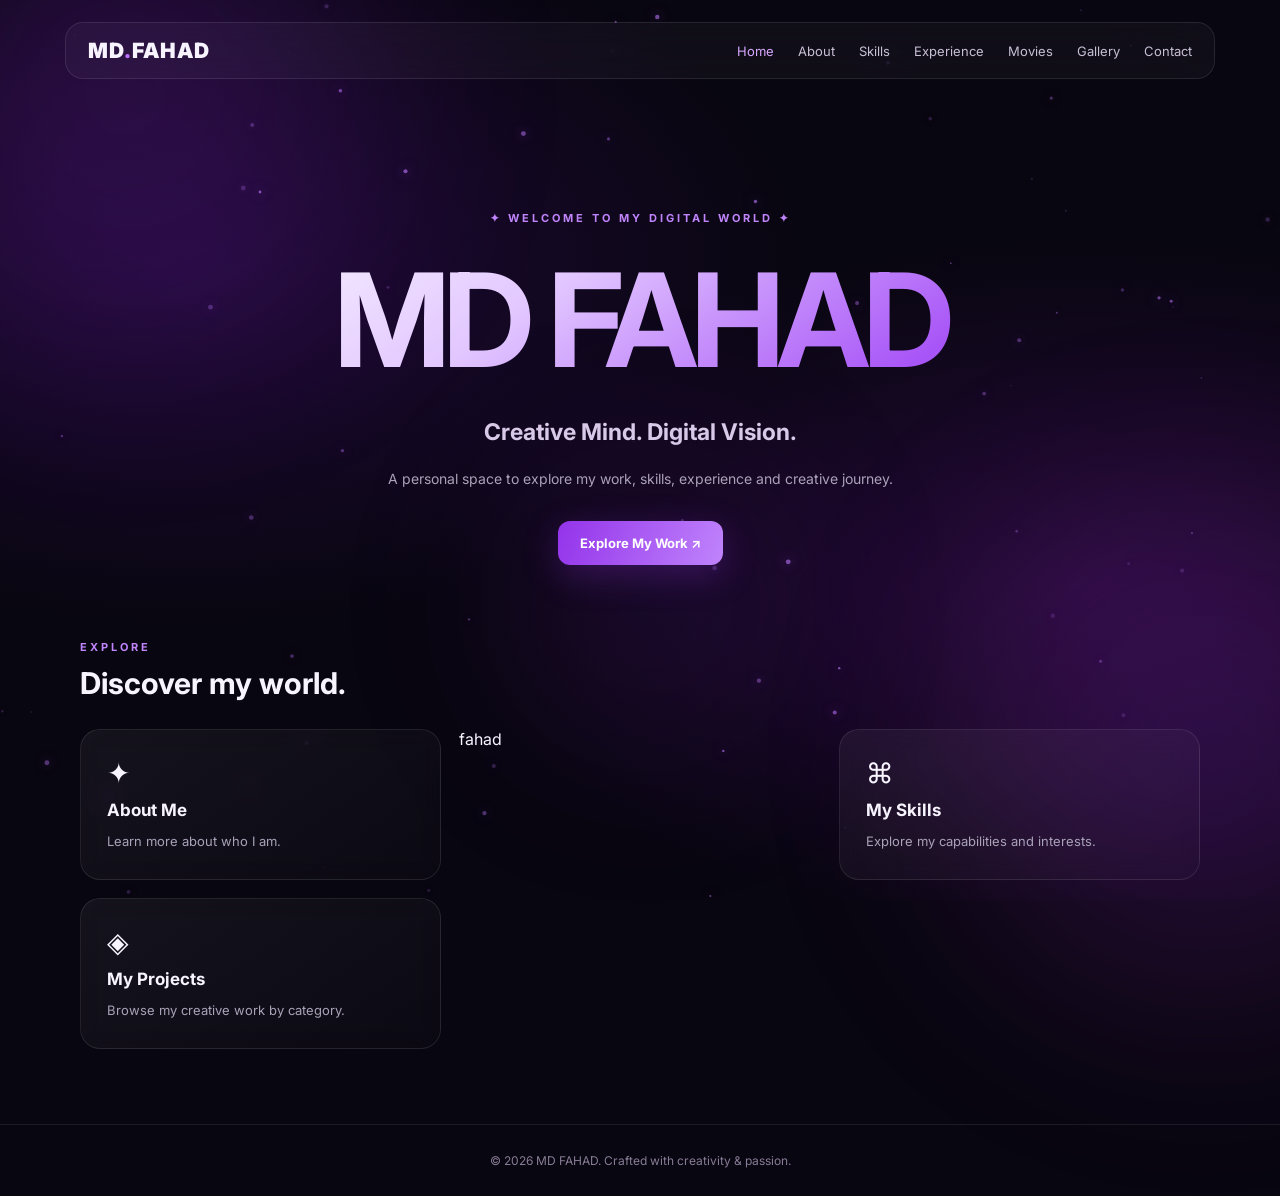
<file: index.html>
<!DOCTYPE html><html lang="en"><head><meta charset="UTF-8"><meta name="viewport" content="width=device-width, initial-scale=1.0"><title>Home | MD Fahad</title><link rel="stylesheet" href="style.css"></head><body><div class="background-glow"></div><div class="smoke one"></div><div class="smoke two"></div><div class="smoke three"></div><canvas id="particles"></canvas>
<nav>
 <a class="logo" href="index.html">MD<span>.</span>FAHAD</a>
 <button class="menu-btn" aria-label="Open navigation">☰</button>
 <div class="nav-links">
  <a href="index.html" data-page="index.html">Home</a>
  <a href="about.html" data-page="about.html">About</a>
  <a href="skills.html" data-page="skills.html">Skills</a>
  <a href="experience.html" data-page="experience.html">Experience</a>
  <a href="projects.html" data-page="projects.html">Movies</a>
  <a href="gallery.html" data-page="gallery.html">Gallery</a>
  <a href="contact.html" data-page="contact.html">Contact</a>
 </div>
</nav>
<main>
<section class="page-hero reveal" style="text-align:center;padding-top:110px">
 <div class="eyebrow">✦ WELCOME TO MY DIGITAL WORLD ✦</div>
 <h1 style="font-size:clamp(65px,12vw,130px);letter-spacing:-7px;background:linear-gradient(145deg,#fff 5%,#e2c7ff 40%,#a855f7 75%);-webkit-background-clip:text;color:transparent">MD FAHAD</h1>
 <h2 style="font-size:23px;margin:20px 0;color:#d8c9e9">Creative Mind. Digital Vision.</h2>
 <p class="muted" style="margin:0 auto 28px">A personal space to explore my work, skills, experience and creative journey.</p>
 <a class="btn" href="projects.html">Explore My Work ↗</a>
</section>
<section class="reveal"><div class="section-title"><small>EXPLORE</small><h2>Discover my world.</h2></div><div class="grid">
 <a class="card" href="about.html"><div class="icon">✦</div><h3>About Me</h3><p>Learn more about who I am.</p></a> fahad
 <a class="card" href="skills.html"><div class="icon">⌘</div><h3>My Skills</h3><p>Explore my capabilities and interests.</p></a>
 <a class="card" href="projects.html"><div class="icon">◈</div><h3>My Projects</h3><p>Browse my creative work by category.</p></a>
</div></section>
</main><footer>© 2026 MD FAHAD. Crafted with creativity & passion.</footer><script src="script.js"></script><script>document.querySelectorAll('.nav-links a').forEach(a=>{if(a.dataset.page===location.pathname.split('/').pop()||(!location.pathname.split('/').pop()&&a.dataset.page==='index.html'))a.classList.add('active')});</script></body></html>
</file>
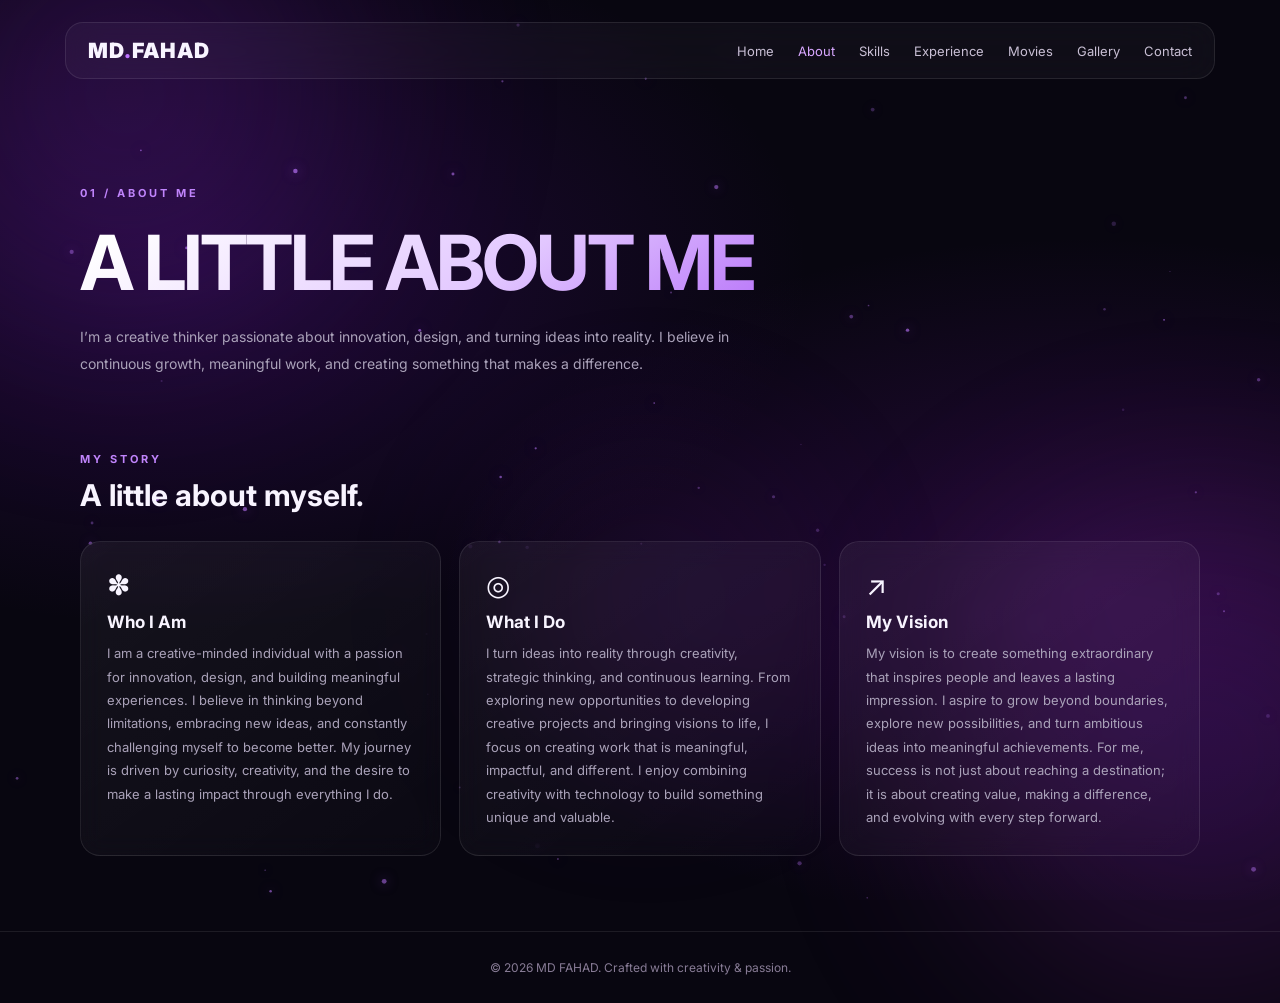
<file: about.html>
<!DOCTYPE html><html lang="en"><head><meta charset="UTF-8"><meta name="viewport" content="width=device-width, initial-scale=1.0"><title>About Me | MD Fahad</title><link rel="stylesheet" href="style.css"></head><body><div class="background-glow"></div><div class="smoke one"></div><div class="smoke two"></div><div class="smoke three"></div><canvas id="particles"></canvas>
<nav>
 <a class="logo" href="index.html">MD<span>.</span>FAHAD</a>
 <button class="menu-btn" aria-label="Open navigation">☰</button>
 <div class="nav-links">
  <a href="index.html" data-page="index.html">Home</a>
  <a href="about.html" data-page="about.html">About</a>
  <a href="skills.html" data-page="skills.html">Skills</a>
  <a href="experience.html" data-page="experience.html">Experience</a>
  <a href="projects.html" data-page="projects.html">Movies</a>
  <a href="gallery.html" data-page="gallery.html">Gallery</a>
  <a href="contact.html" data-page="contact.html">Contact</a>
 </div>
</nav>
<main>
<section class="page-hero reveal"><div class="eyebrow">01 / ABOUT ME</div><h1>A LITTLE ABOUT ME</h1><p>I’m a creative thinker passionate about innovation, design, and turning ideas into reality. I believe in continuous growth, meaningful work, and creating something that makes a difference.</p></section>
<section class="reveal"><div class="section-title"><small>MY STORY</small><h2>A little about myself.</h2></div><div class="grid">
 <div class="card"><div class="icon">✽</div><h3>Who I Am</h3><p> I am a creative-minded individual with a passion for innovation, design, and building meaningful experiences. I believe in thinking beyond limitations, embracing new ideas, and constantly challenging myself to become better. My journey is driven by curiosity, creativity, and the desire to make a lasting impact through everything I do.</p></div>
 <div class="card"><div class="icon">◎</div><h3>What I Do</h3><p>I turn ideas into reality through creativity, strategic thinking, and continuous learning. From exploring new opportunities to developing creative projects and bringing visions to life, I focus on creating work that is meaningful, impactful, and different. I enjoy combining creativity with technology to build something unique and valuable.</p></div>
 <div class="card"><div class="icon">↗</div><h3>My Vision</h3><p>My vision is to create something extraordinary that inspires people and leaves a lasting impression. I aspire to grow beyond boundaries, explore new possibilities, and turn ambitious ideas into meaningful achievements. For me, success is not just about reaching a destination; it is about creating value, making a difference, and evolving with every step forward.</p></div> 
</div></section>
</main><footer>© 2026 MD FAHAD. Crafted with creativity & passion.</footer><script src="script.js"></script><script>document.querySelectorAll('.nav-links a').forEach(a=>{if(a.dataset.page===location.pathname.split('/').pop()||(!location.pathname.split('/').pop()&&a.dataset.page==='index.html'))a.classList.add('active')});</script></body></html>
</file>
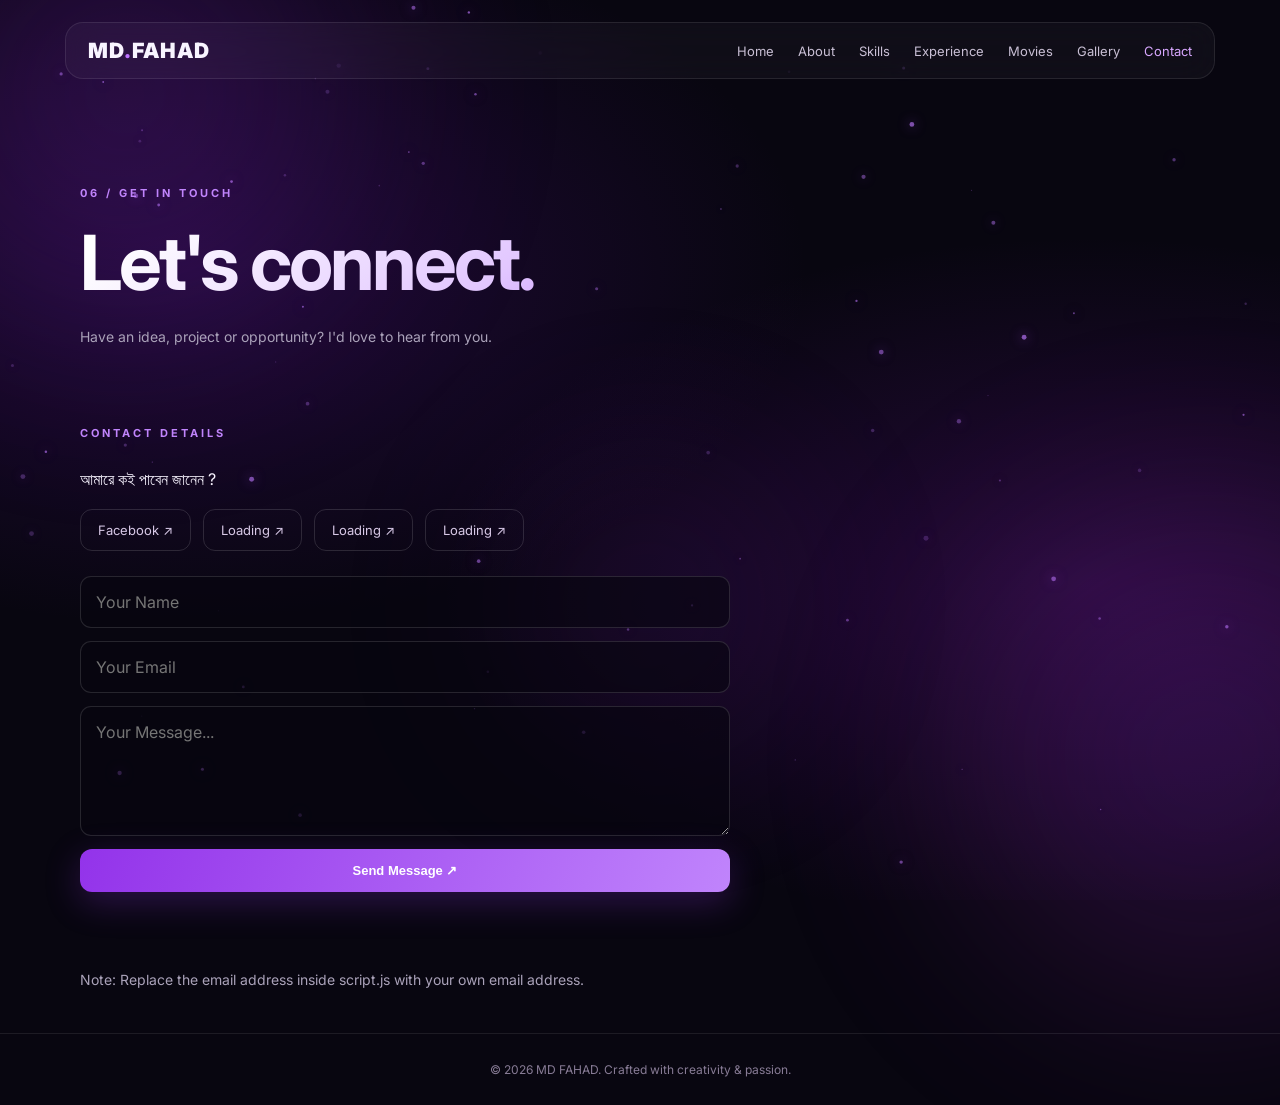
<file: contact.html>
<!DOCTYPE html><html lang="en"><head><meta charset="UTF-8"><meta name="viewport" content="width=device-width, initial-scale=1.0"><title>Contact | MD Fahad</title><link rel="stylesheet" href="style.css"></head><body><div class="background-glow"></div><div class="smoke one"></div><div class="smoke two"></div><div class="smoke three"></div><canvas id="particles"></canvas>
<nav>
 <a class="logo" href="index.html">MD<span>.</span>FAHAD</a>
 <button class="menu-btn" aria-label="Open navigation">☰</button>
 <div class="nav-links">
  <a href="index.html" data-page="index.html">Home</a>
  <a href="about.html" data-page="about.html">About</a>
  <a href="skills.html" data-page="skills.html">Skills</a>
  <a href="experience.html" data-page="experience.html">Experience</a>
  <a href="projects.html" data-page="projects.html">Movies</a>
  <a href="gallery.html" data-page="gallery.html">Gallery</a>
  <a href="contact.html" data-page="contact.html">Contact</a>
 </div>
</nav>
<main>
<section class="page-hero reveal"><div class="eyebrow">06 / GET IN TOUCH</div><h1>Let's connect.</h1><p>Have an idea, project or opportunity? I'd love to hear from you.</p></section>
<section class="reveal"><div class="section-title"><small>CONTACT DETAILS</small><h2></h2></div>আমারে কই পাবেন জানেন ?
<div class="socials"><a href="https://www.facebook.com/md.fahad.258860/" target="_blank">Facebook ↗</a><a href="https://Loading.com/" target="_blank">Loading ↗</a><a href="https://linkedin.com/" target="_blank">Loading ↗</a><a href="https://github.com/" target="_blank">Loading ↗</a></div>
<form class="form" id="contactForm"><input name="name" placeholder="Your Name" required><input name="email" type="email" placeholder="Your Email" required><textarea name="message" placeholder="Your Message..." required></textarea><button class="btn">Send Message ↗</button></form>
<p class="muted">Note: Replace the email address inside script.js with your own email address.</p>
</section>
</main><footer>© 2026 MD FAHAD. Crafted with creativity & passion.</footer><script src="script.js"></script><script>document.querySelectorAll('.nav-links a').forEach(a=>{if(a.dataset.page===location.pathname.split('/').pop()||(!location.pathname.split('/').pop()&&a.dataset.page==='index.html'))a.classList.add('active')});</script></body></html>
</file>
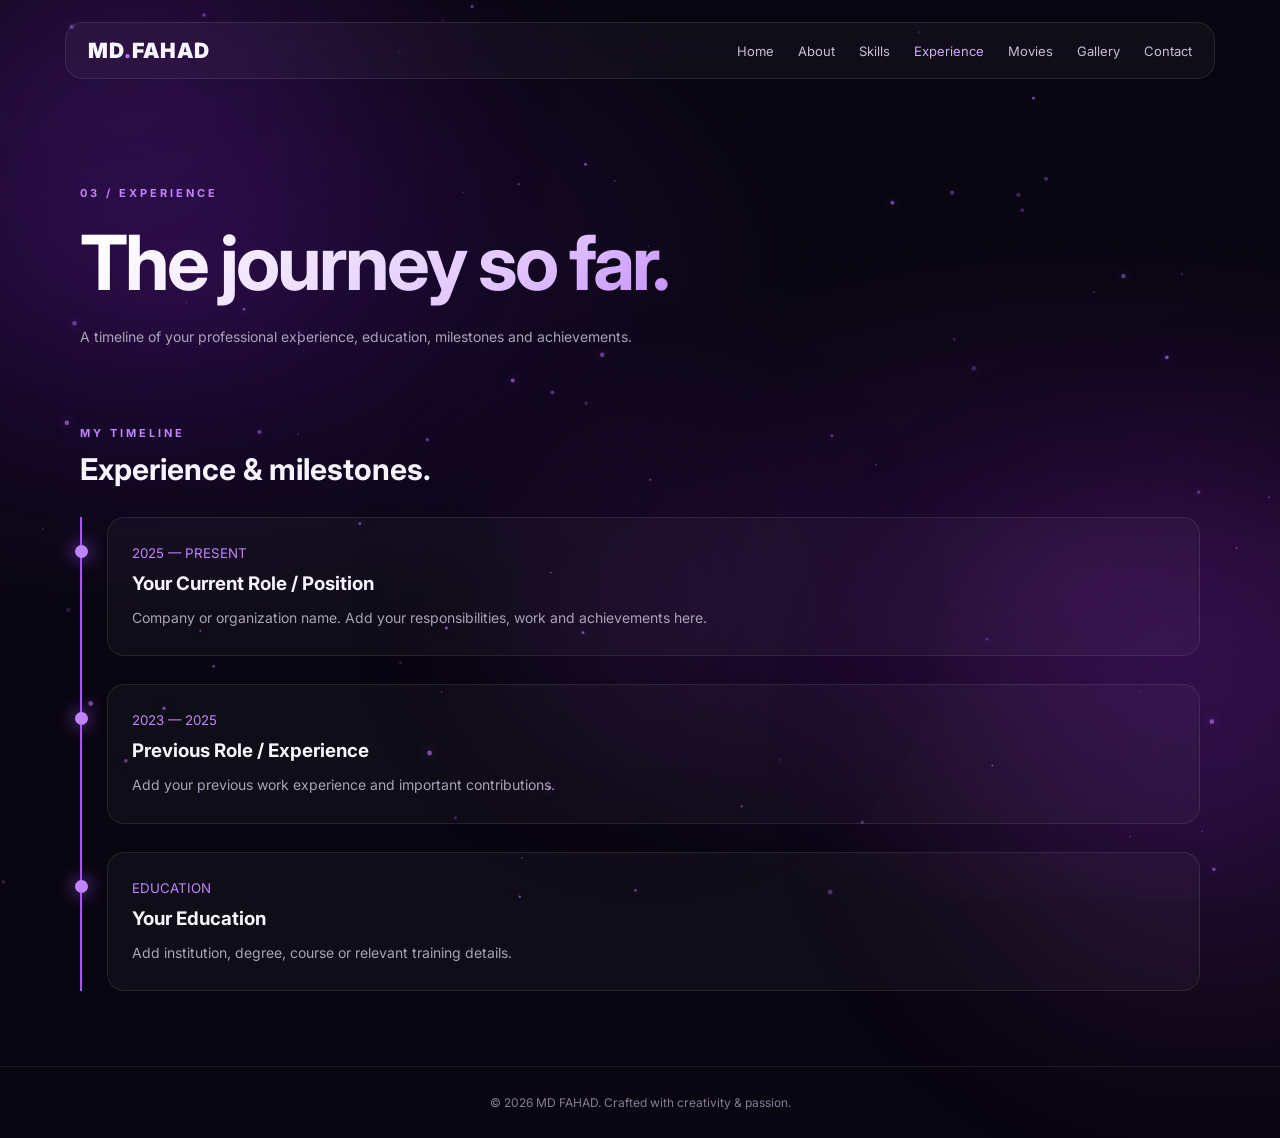
<file: experience.html>
<!DOCTYPE html><html lang="en"><head><meta charset="UTF-8"><meta name="viewport" content="width=device-width, initial-scale=1.0"><title>Experience | MD Fahad</title><link rel="stylesheet" href="style.css"></head><body><div class="background-glow"></div><div class="smoke one"></div><div class="smoke two"></div><div class="smoke three"></div><canvas id="particles"></canvas>
<nav>
 <a class="logo" href="index.html">MD<span>.</span>FAHAD</a>
 <button class="menu-btn" aria-label="Open navigation">☰</button>
 <div class="nav-links">
  <a href="index.html" data-page="index.html">Home</a>
  <a href="about.html" data-page="about.html">About</a>
  <a href="skills.html" data-page="skills.html">Skills</a>
  <a href="experience.html" data-page="experience.html">Experience</a>
  <a href="projects.html" data-page="projects.html">Movies</a>
  <a href="gallery.html" data-page="gallery.html">Gallery</a>
  <a href="contact.html" data-page="contact.html">Contact</a>
 </div>
</nav>
<main>
<section class="page-hero reveal"><div class="eyebrow">03 / EXPERIENCE</div><h1>The journey so far.</h1><p>A timeline of your professional experience, education, milestones and achievements.</p></section>
<section class="reveal"><div class="section-title"><small>MY TIMELINE</small><h2>Experience & milestones.</h2></div><div class="timeline">
 <div class="timeline-item"><small>2025 — PRESENT</small><h3>Your Current Role / Position</h3><p class="muted">Company or organization name. Add your responsibilities, work and achievements here.</p></div>
 <div class="timeline-item"><small>2023 — 2025</small><h3>Previous Role / Experience</h3><p class="muted">Add your previous work experience and important contributions.</p></div>
 <div class="timeline-item"><small>EDUCATION</small><h3>Your Education</h3><p class="muted">Add institution, degree, course or relevant training details.</p></div>
</div></section>
</main><footer>© 2026 MD FAHAD. Crafted with creativity & passion.</footer><script src="script.js"></script><script>document.querySelectorAll('.nav-links a').forEach(a=>{if(a.dataset.page===location.pathname.split('/').pop()||(!location.pathname.split('/').pop()&&a.dataset.page==='index.html'))a.classList.add('active')});</script></body></html>
</file>
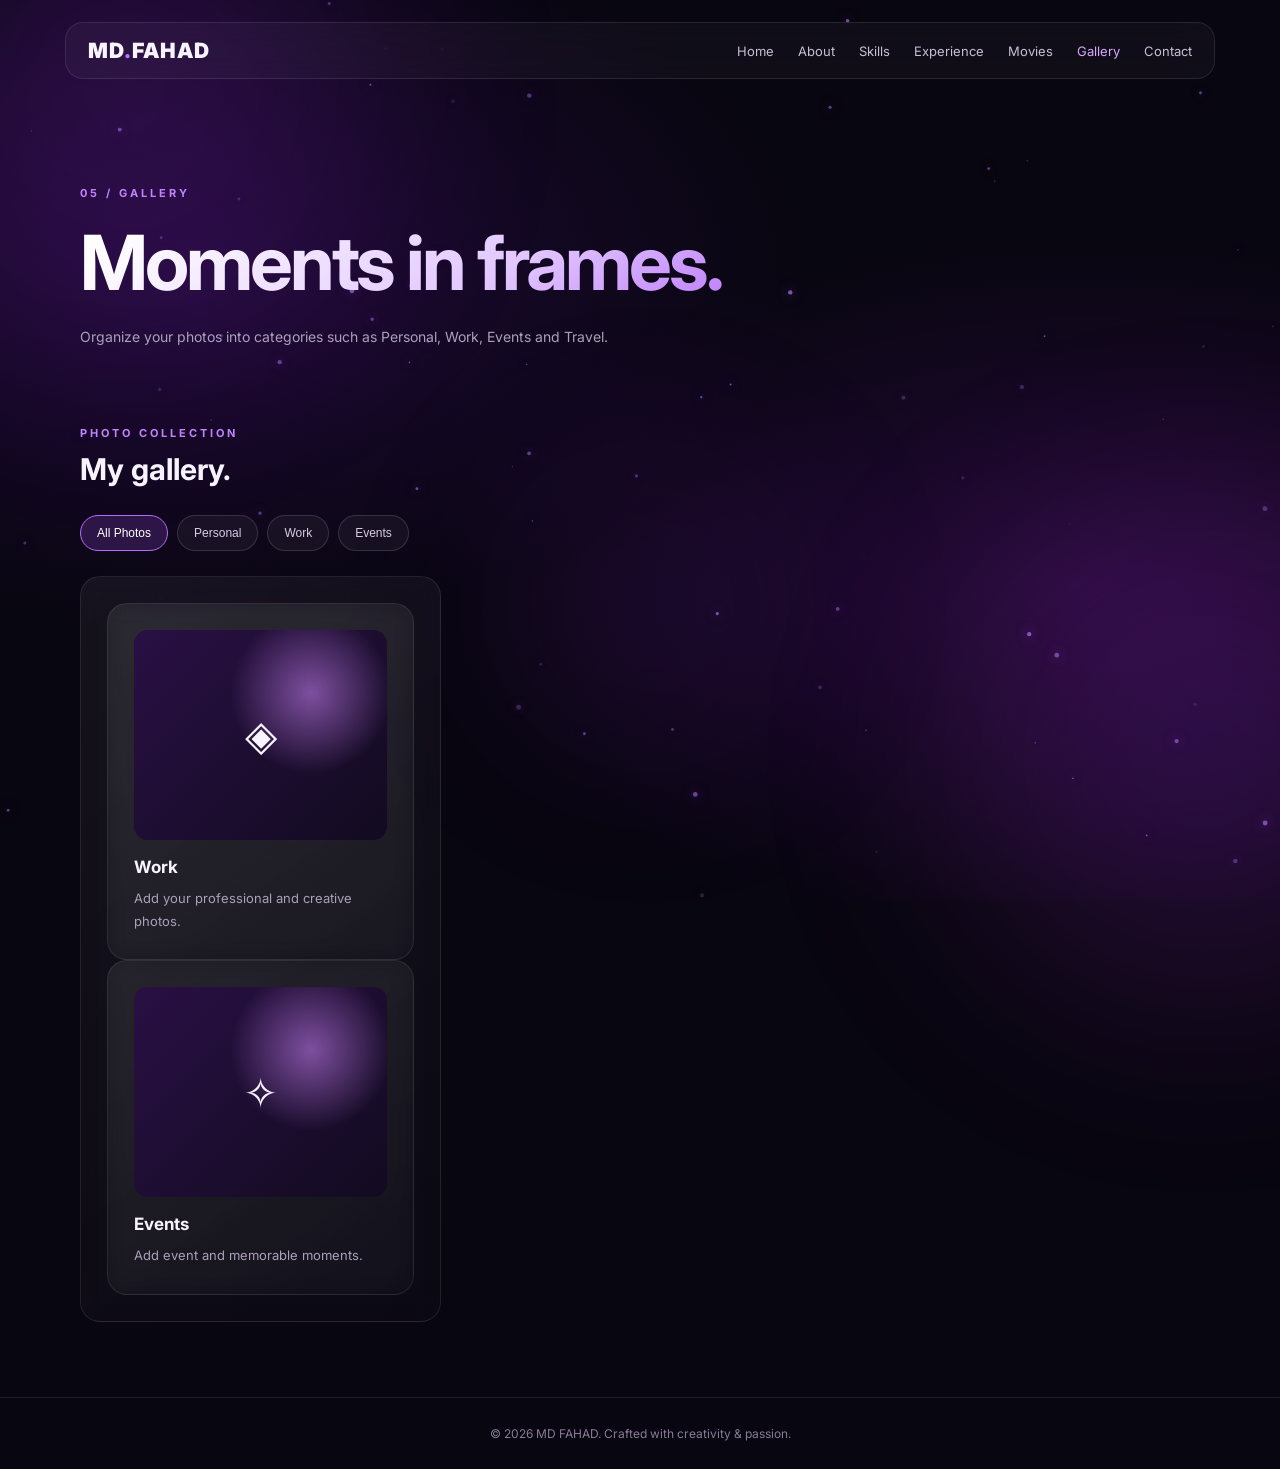
<file: gallery.html>
<!DOCTYPE html><html lang="en"><head><meta charset="UTF-8"><meta name="viewport" content="width=device-width, initial-scale=1.0"><title>Gallery | MD Fahad</title><link rel="stylesheet" href="style.css"></head><body><div class="background-glow"></div><div class="smoke one"></div><div class="smoke two"></div><div class="smoke three"></div><canvas id="particles"></canvas>
<nav>
 <a class="logo" href="index.html">MD<span>.</span>FAHAD</a>
 <button class="menu-btn" aria-label="Open navigation">☰</button>
 <div class="nav-links">
  <a href="index.html" data-page="index.html">Home</a>
  <a href="about.html" data-page="about.html">About</a>
  <a href="skills.html" data-page="skills.html">Skills</a>
  <a href="experience.html" data-page="experience.html">Experience</a>
  <a href="projects.html" data-page="projects.html">Movies</a>
  <a href="gallery.html" data-page="gallery.html">Gallery</a>
  <a href="contact.html" data-page="contact.html">Contact</a>
 </div>
</nav>
<main>
<section class="page-hero reveal"><div class="eyebrow">05 / GALLERY</div><h1>Moments in frames.</h1><p>Organize your photos into categories such as Personal, Work, Events and Travel.</p></section>
<section class="reveal"><div class="section-title"><small>PHOTO COLLECTION</small><h2>My gallery.</h2></div>
<div class="filters filter-area"><button class="filter active" data-filter="all">All Photos</button><button class="filter" data-filter="personal">Personal</button><button class="filter" data-filter="work">Work</button><button class="filter" data-filter="events">Events</button></div>
<div class="grid">
 <div class="card" data-category="personal"><div class="\images.jpeg"</p></div>
 <div class="card" data-category="work"><div class="gallery-art">◈</div><h3>Work</h3><p>Add your professional and creative photos.</p></div>
 <div class="card" data-category="events"><div class="gallery-art">✧</div><h3>Events</h3><p>Add event and memorable moments.</p></div>
</div></section>
</main><footer>© 2026 MD FAHAD. Crafted with creativity & passion.</footer><script src="script.js"></script><script>document.querySelectorAll('.nav-links a').forEach(a=>{if(a.dataset.page===location.pathname.split('/').pop()||(!location.pathname.split('/').pop()&&a.dataset.page==='index.html'))a.classList.add('active')});</script></body></html>
</file>
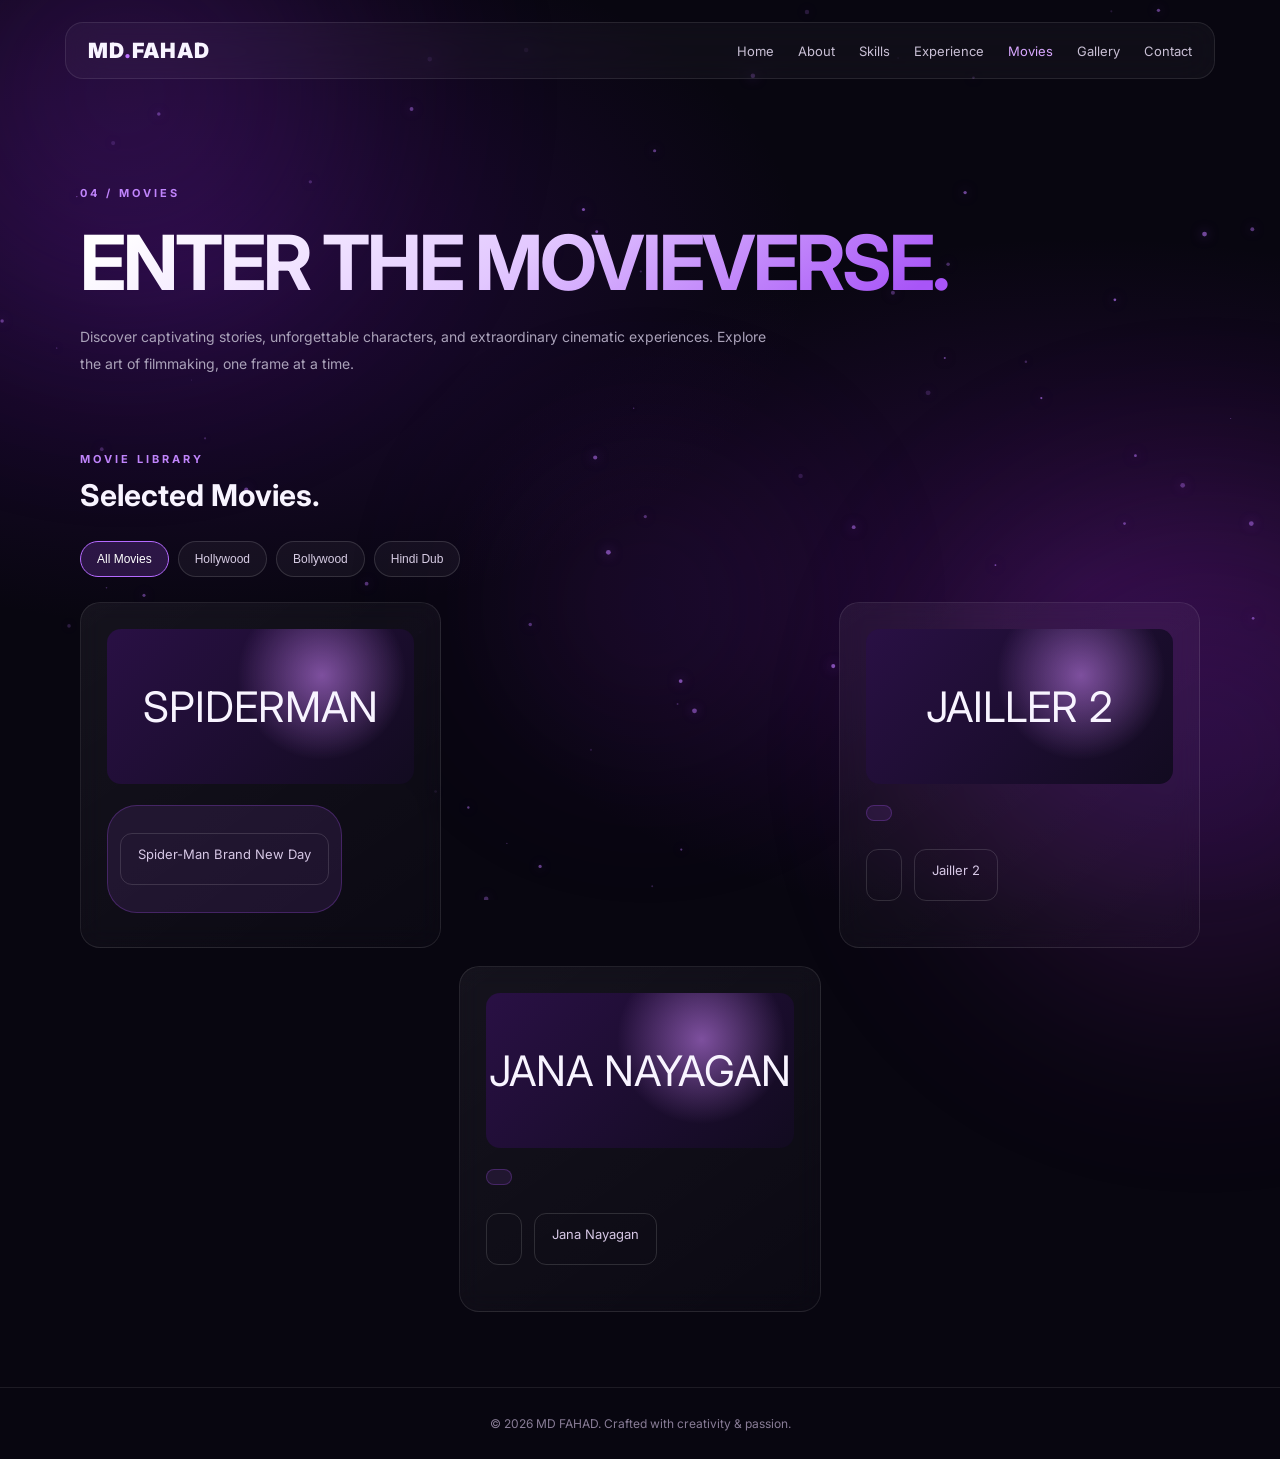
<file: projects.html>
<!DOCTYPE html><html lang="en"><head><meta charset="UTF-8"><meta name="viewport" content="width=device-width, initial-scale=1.0"><title>My Projects | MD Fahad</title><link rel="stylesheet" href="style.css"></head><body><div class="background-glow"></div><div class="smoke one"></div><div class="smoke two"></div><div class="smoke three"></div><canvas id="particles"></canvas>
<nav>
 <a class="logo" href="index.html">MD<span>.</span>FAHAD</a>
 <button class="menu-btn" aria-label="Open navigation">☰</button>
 <div class="nav-links">
  <a href="index.html" data-page="index.html">Home</a>
  <a href="about.html" data-page="about.html">About</a>
  <a href="skills.html" data-page="skills.html">Skills</a>
  <a href="experience.html" data-page="experience.html">Experience</a>
  <a href="projects.html" data-page="projects.html">Movies</a>
  <a href="gallery.html" data-page="gallery.html">Gallery</a>
  <a href="contact.html" data-page="contact.html">Contact</a>
 </div>
</nav>
<main>
<section class="page-hero reveal"><div class="eyebrow">04 / MOVIES</div><h1>ENTER THE MOVIEVERSE.</h1><p>Discover captivating stories, unforgettable characters, and extraordinary cinematic experiences. Explore the art of filmmaking, one frame at a time.</p></section>
<section class="reveal"><div class="section-title"><small>MOVIE LIBRARY</small><h2>Selected Movies.</h2></div>
<div class="filters filter-area"><button class="filter active" data-filter="all">All Movies</button><button class="filter" data-filter="web">Hollywood</button><button class="filter" data-filter="creative">Bollywood</button><button class="filter" data-filter="business">Hindi Dub</button></div>
<div class="grid">
 <article class="card" data-category="web"><div class="project-art">SPIDERMAN</div><span class="tag"><div class="socials"><a href="https://hbplay.pages.dev/?u=[base64]/[base64]&m=dmlkZW8veC1tYXRyb3Nr&t=U3BpZGVyLU1hbi5CcmFuZC5OZXcuRGF5LjIwMjYuaU1BWC4xMDgwcC5XRUJSaXAuSGluZGkuNS4xLUVuZ2xpc2guNS4xLkVTdWIueDI2NC1IREh1YjR1Lk1zLm1rdg==" target="_blank">Spider-Man Brand New Day</span><h3></h3><p></p></article>
 <article class="card" data-category="web"><div class="project-art">JAILLER 2</div><span class="tag"><div class="socials"><a href="https://hbplay.pages.dev/?u=aHR0cHM6Ly9jNTM0ZmU3YmFlMjdjMjRlMjU3YjVmNjBmY2FhYjNhMS5yMi5jbG91ZGZsYXJlc3RvcmFnZS5jb20vaHViL0phaWxlci0yLjIwMjYuMTA4MHAuRFM0Sy5XRUItREwuSGluZGkuNS4xLVRhbWlsLjUuMS5FU3ViLngyNjQtSERIdWI0dS5Ncy5ta3Y/[base64]&m=dmlkZW8veC1tYXRyb3Nr&t=SmFpbGVyLTIuMjAyNi4xMDgwcC5EUzRLLldFQi1ETC5IaW5kaS41LjEtVGFtaWwuNS4xLkVTdWIueDI2NC1IREh1YjR1Lk1zLm1rdg=="
target="_blank">Jailler 2</span><h3></h3><p></p></article>
 <article class="card" data-category="web"><div class="project-art">JANA NAYAGAN</div><span class="tag"><div class="socials"><a href="https://hbplay.pages.dev/?u=[base64]&m=dmlkZW8veC1tYXRyb3Nr&t=SmFuYS5OYXlhZ2FuLjIwMjYuMTA4MHAuRFM0Sy5XRUItREwuSGluZGkuT1JHLjUuMS1UYW1pbC41LjEuRVN1Yi54MjY0LUhESHViNHUuTXMubWt2" target="_blank">Jana Nayagan</span><h3></h3><p></p></article>


  </main><footer>© 2026 MD FAHAD. Crafted with creativity & passion.</footer><script src="script.js"></script><script>document.querySelectorAll('.nav-links a').forEach(a=>{if(a.dataset.page===location.pathname.split('/').pop()||(!location.pathname.split('/').pop()&&a.dataset.page==='index.html'))a.classList.add('active')});</script></body></html>
</file>
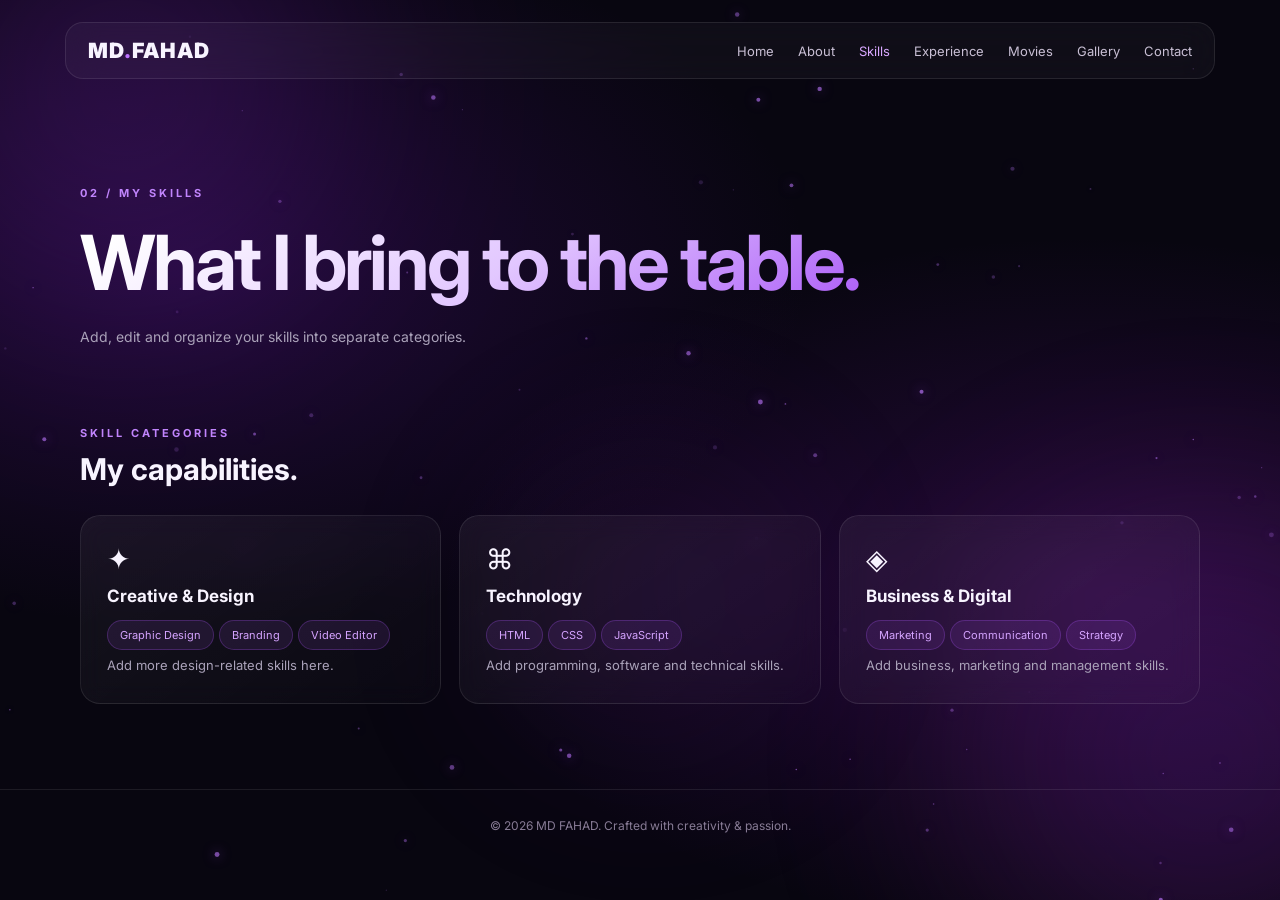
<file: skills.html>
<!DOCTYPE html><html lang="en"><head><meta charset="UTF-8"><meta name="viewport" content="width=device-width, initial-scale=1.0"><title>My Skills | MD Fahad</title><link rel="stylesheet" href="style.css"></head><body><div class="background-glow"></div><div class="smoke one"></div><div class="smoke two"></div><div class="smoke three"></div><canvas id="particles"></canvas>
<nav>
 <a class="logo" href="index.html">MD<span>.</span>FAHAD</a>
 <button class="menu-btn" aria-label="Open navigation">☰</button>
 <div class="nav-links">
  <a href="index.html" data-page="index.html">Home</a>
  <a href="about.html" data-page="about.html">About</a>
  <a href="skills.html" data-page="skills.html">Skills</a>
  <a href="experience.html" data-page="experience.html">Experience</a>
  <a href="projects.html" data-page="projects.html">Movies</a>
  <a href="gallery.html" data-page="gallery.html">Gallery</a>
  <a href="contact.html" data-page="contact.html">Contact</a>
 </div>
</nav>
<main>
<section class="page-hero reveal"><div class="eyebrow">02 / MY SKILLS</div><h1>What I bring to the table.</h1><p>Add, edit and organize your skills into separate categories.</p></section>
<section class="reveal"><div class="section-title"><small>SKILL CATEGORIES</small><h2>My capabilities.</h2></div><div class="grid">
 <div class="card"><div class="icon">✦</div><h3>Creative & Design</h3><span class="tag">Graphic Design</span><span class="tag">Branding</span><span class="tag">Video Editor</span><p>Add more design-related skills here.</p></div>
 <div class="card"><div class="icon">⌘</div><h3>Technology</h3><span class="tag">HTML</span><span class="tag">CSS</span><span class="tag">JavaScript</span><p>Add programming, software and technical skills.</p></div>
 <div class="card"><div class="icon">◈</div><h3>Business & Digital</h3><span class="tag">Marketing</span><span class="tag">Communication</span><span class="tag">Strategy</span><p>Add business, marketing and management skills.</p></div>
</div></section>
</main><footer>© 2026 MD FAHAD. Crafted with creativity & passion.</footer><script src="script.js"></script><script>document.querySelectorAll('.nav-links a').forEach(a=>{if(a.dataset.page===location.pathname.split('/').pop()||(!location.pathname.split('/').pop()&&a.dataset.page==='index.html'))a.classList.add('active')});</script></body></html>
</file>
<file: style.css>
@import url('https://fonts.googleapis.com/css2?family=Inter:wght@400;500;600;700;800;900&display=swap');
:root{--bg:#080610;--purple:#a855f7;--text:#f8f4ff;--muted:#aaa2b9}
*{margin:0;padding:0;box-sizing:border-box}html{scroll-behavior:smooth}body{font-family:Inter,sans-serif;background:var(--bg);color:var(--text);overflow-x:hidden}a{color:inherit;text-decoration:none}
#particles{position:fixed;inset:0;z-index:0;pointer-events:none}.background-glow{position:fixed;inset:0;z-index:-2;background:radial-gradient(ellipse at 15% 30%,#53128b55,transparent 40%),radial-gradient(ellipse at 85% 65%,#7416a944,transparent 42%),#080610}
.smoke{position:fixed;width:650px;height:650px;border-radius:50%;filter:blur(100px);opacity:.19;pointer-events:none;z-index:-1;background:radial-gradient(circle,#b34cff 0%,#7b1cba 30%,transparent 70%);animation:smokeFloat 18s ease-in-out infinite alternate}.smoke.one{top:-230px;left:-200px}.smoke.two{right:-250px;bottom:-180px;background:radial-gradient(circle,#6f24ff 0%,#a52bba 35%,transparent 70%);animation-delay:-8s}.smoke.three{top:45%;left:35%;width:400px;height:400px;opacity:.1;animation-duration:24s}@keyframes smokeFloat{0%{transform:translate(0,0) scale(1)}50%{transform:translate(100px,-60px) scale(1.25)}100%{transform:translate(-50px,90px) scale(.9)}}
nav{width:min(1150px,92%);margin:22px auto;padding:15px 22px;display:flex;justify-content:space-between;align-items:center;border:1px solid #ffffff18;background:#ffffff09;backdrop-filter:blur(18px);border-radius:18px;position:relative;z-index:5}.logo{font-size:21px;font-weight:900;letter-spacing:1px}.logo span{color:#bd72ff}.nav-links{display:flex;gap:24px;font-size:13px;color:#c9bfd5}.nav-links a{transition:.2s}.nav-links a:hover,.nav-links a.active{color:#d8a7ff}.menu-btn{display:none;background:none;border:0;color:white;font-size:25px}
main{width:min(1120px,90%);margin:auto;min-height:72vh;position:relative;z-index:1}.page-hero{padding:85px 0 45px}.eyebrow,.section-title small{color:#c084fc;letter-spacing:3px;font-size:11px;font-weight:700}.page-hero h1{font-size:clamp(42px,7vw,76px);letter-spacing:-3px;margin:16px 0;background:linear-gradient(145deg,#fff 5%,#e2c7ff 40%,#a855f7 75%);-webkit-background-clip:text;color:transparent}.page-hero p,.muted{color:var(--muted);font-size:14px;line-height:1.9;max-width:700px}
.section-title{margin:25px 0 28px}.section-title h2{font-size:30px;margin-top:10px}.grid{display:grid;grid-template-columns:repeat(3,1fr);gap:18px;margin:25px 0 75px}.card{padding:26px;border:1px solid #ffffff17;border-radius:20px;background:linear-gradient(145deg,#ffffff0e,#ffffff04);backdrop-filter:blur(12px);transition:.35s}.card:hover{transform:translateY(-8px);border-color:#bd72ff77;box-shadow:0 20px 50px #8124b522}.card h3{font-size:17px;margin:10px 0}.card p{color:var(--muted);font-size:13px;line-height:1.8}.icon{font-size:28px}.tag{display:inline-block;color:#d5a4ff;background:#a855f71c;border:1px solid #a855f744;border-radius:30px;padding:7px 12px;font-size:11px;margin:4px 5px 4px 0}
.filters{display:flex;gap:9px;flex-wrap:wrap;margin:20px 0}.filter{background:#ffffff0b;border:1px solid #ffffff22;color:#d8cde5;border-radius:30px;padding:10px 16px;cursor:pointer;font-size:12px}.filter.active,.filter:hover{background:#a855f733;border-color:#b56aff;color:white}
.project-art,.gallery-art{height:155px;border-radius:14px;margin-bottom:17px;display:grid;place-items:center;font-size:42px;background:radial-gradient(circle at 70% 30%,#d38aff88,transparent 35%),linear-gradient(135deg,#291044,#120b20)}
.gallery-art{height:210px}.timeline{border-left:2px solid #a855f7;padding-left:25px;margin:30px 0 75px}.timeline-item{position:relative;margin-bottom:28px;padding:24px;border:1px solid #ffffff17;border-radius:17px;background:#ffffff08}.timeline-item:before{content:"";position:absolute;left:-33px;top:27px;width:13px;height:13px;border-radius:50%;background:#c084fc;box-shadow:0 0 18px #a855f7}.timeline-item small{color:#c084fc}.timeline-item h3{margin:10px 0}
.btn{display:inline-block;padding:14px 22px;border-radius:12px;background:linear-gradient(110deg,#9333ea,#c084fc);color:white;font-size:13px;font-weight:700;box-shadow:0 10px 35px #9333ea44;border:0;cursor:pointer}.form{display:grid;gap:13px;max-width:650px;margin:25px 0 75px}.form input,.form textarea{width:100%;padding:15px;border:1px solid #ffffff20;border-radius:11px;background:#08061099;color:white;outline:none;font:inherit}.form textarea{min-height:130px}.socials{display:flex;gap:12px;flex-wrap:wrap;margin:20px 0}.socials a{border:1px solid #ffffff22;padding:12px 17px;border-radius:12px;color:#d7c8e6;font-size:13px}.socials a:hover{border-color:#a855f7;background:#a855f722}
footer{position:relative;z-index:1;border-top:1px solid #ffffff16;padding:28px 5%;text-align:center;color:#887c96;font-size:12px;margin-top:40px}
.reveal{opacity:0;transform:translateY(22px);transition:.7s}.reveal.show{opacity:1;transform:none}
@media(max-width:800px){.nav-links{display:none;position:absolute;top:65px;left:0;right:0;flex-direction:column;padding:23px;background:#130b20f5;border:1px solid #ffffff20;border-radius:15px}.nav-links.active{display:flex}.menu-btn{display:block}.grid{grid-template-columns:1fr 1fr}.page-hero{padding-top:60px}}
@media(max-width:560px){.grid{grid-template-columns:1fr}.page-hero h1{letter-spacing:-2px}}
</file>
